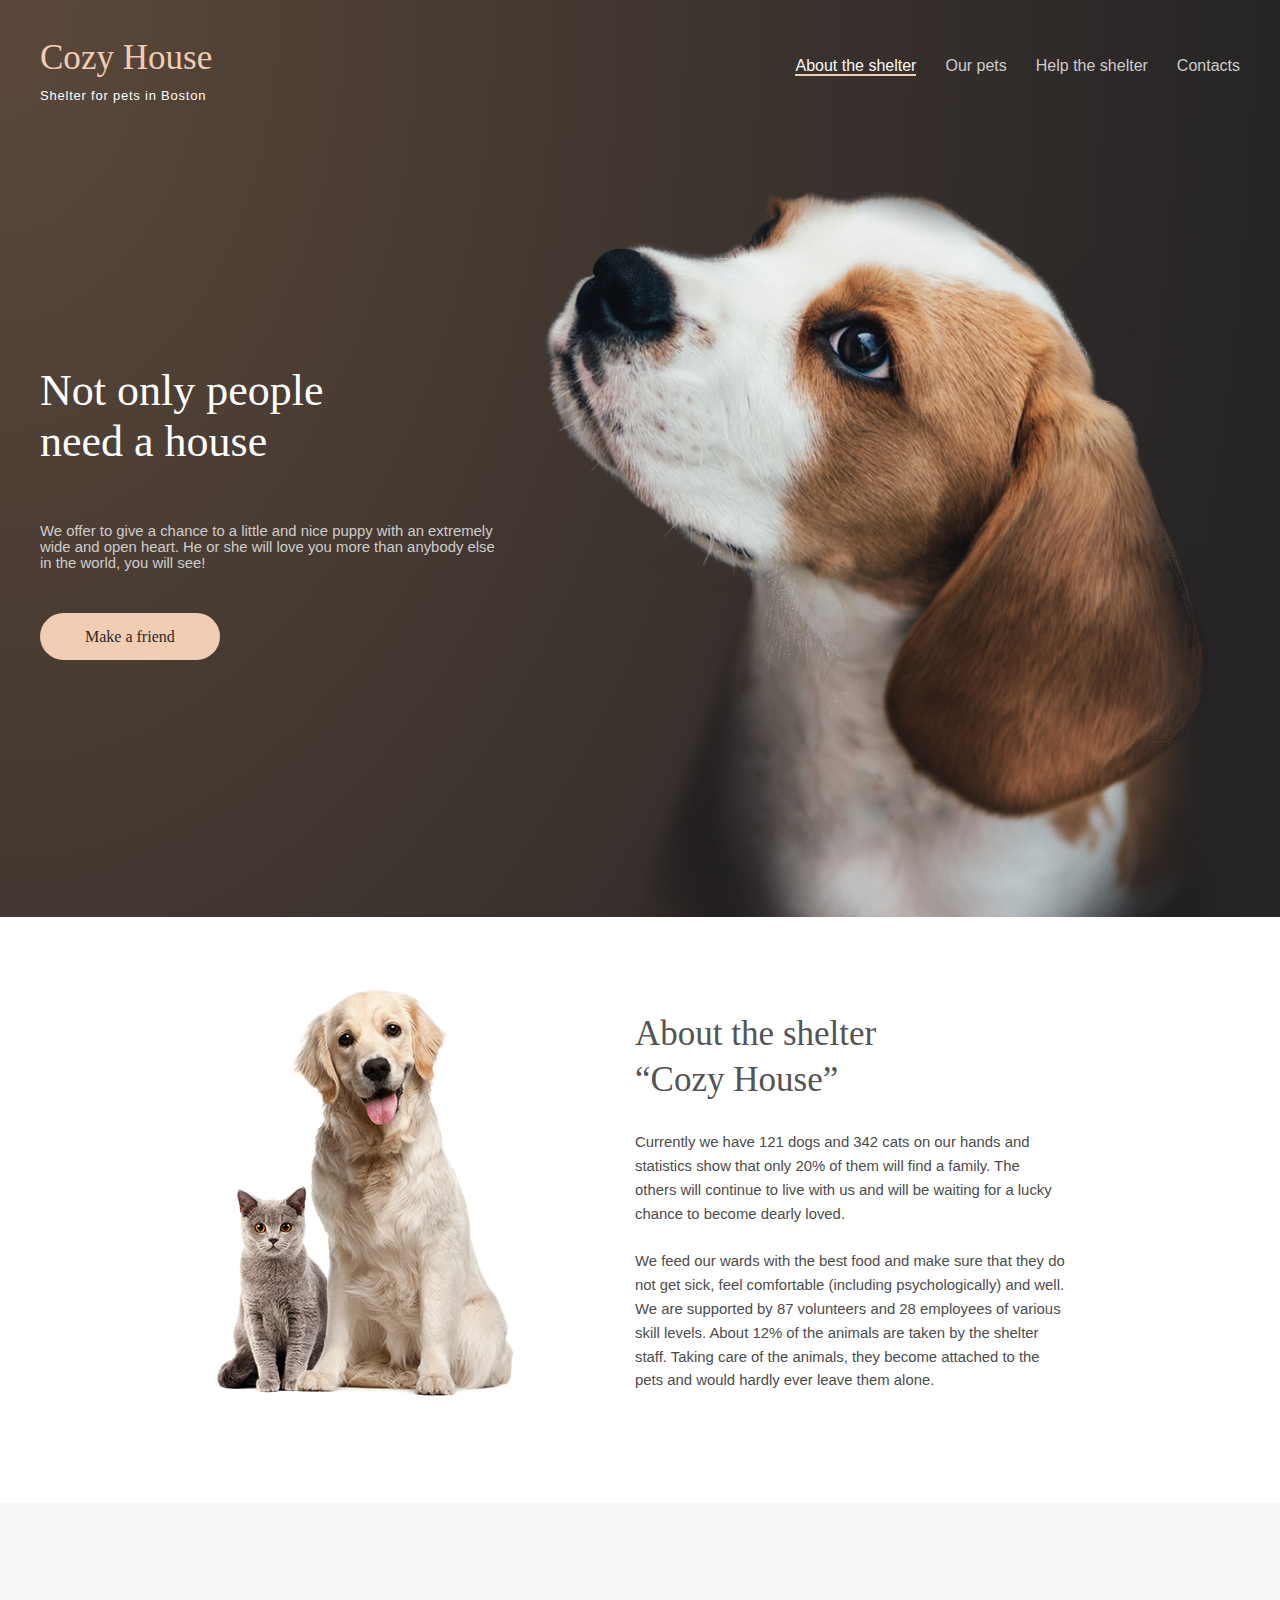
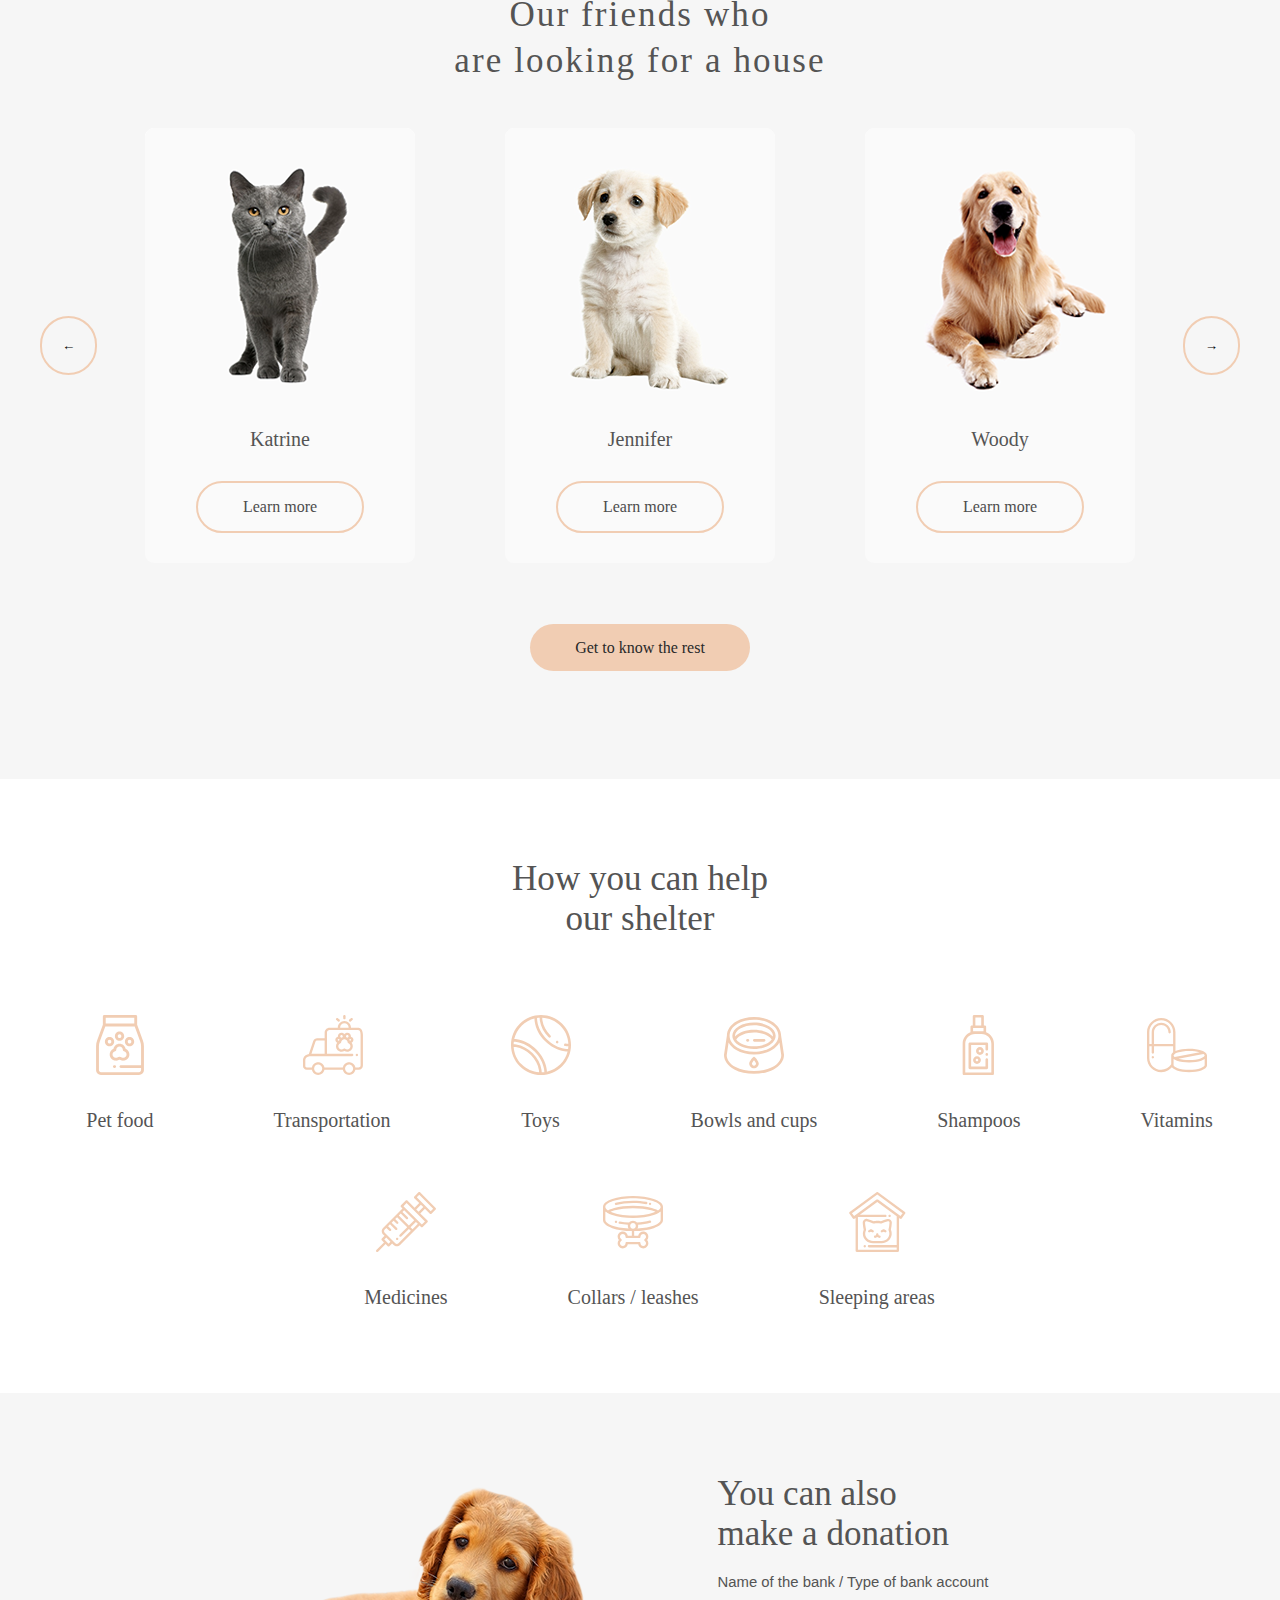
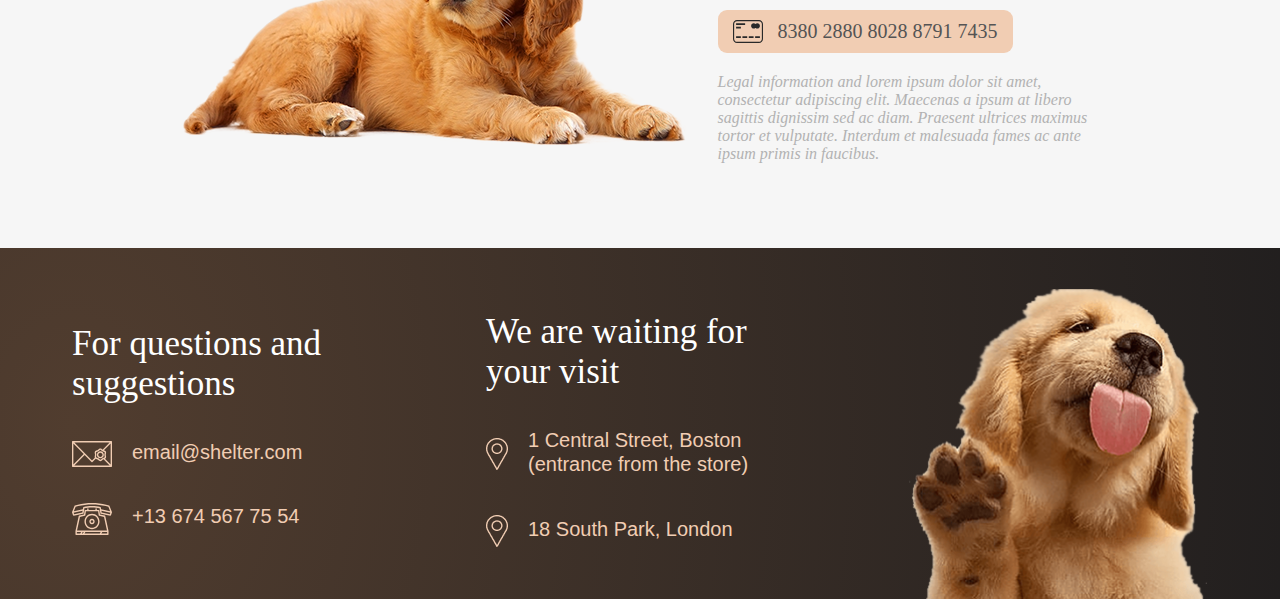
<file: shelter/index.html>
<!DOCTYPE html>
<html lang="en">

<head>
    <meta charset="UTF-8">
    <meta http-equiv="X-UA-Compatible" content="IE=edge">
    <link href="css/style.css" rel="stylesheet">
    <meta name="viewport" content="width=device-width, initial-scale=1.0">
    <link rel="shortcut icon" href="icons/favicon.png" type="image/png">
    <script defer src="js/script.js"></script>
    <title>Shelter Dom</title>
</head>

<body>
    <header class="header">
        <div class="header_block">
            <div class="header_menu">
                <div class="header_logo">
                    <h2>Cozy House
                    </h2>
                    <p>Shelter for pets in Boston</p>
                </div>
                <button class="header_menu_burger" id="burger">
                    <span></span>
                    <span></span>
                    <span></span>
                </button>
                <nav class="menu">
                    <ul>
                        <li class="menu_item"> <a class="menu_item_border" style="color:#FAFAFA;" href="">About the
                                shelter</a> </li>
                        <li class="menu_item"><a href="main.html">Our pets</a></li>
                        <li class="menu_item"><a href="#help">Help the shelter</a></li>
                        <li class="menu_item"><a href="#contact">Contacts</a></li>
                    </ul>
                </nav>
            </div>
            <div class="header_start">
                <div class="header_start_title">
                    <h1>Not only people<br> need a house</h1>
                    <p>We offer to give a chance to a little and nice puppy with an extremely
                        wide and open heart. He or she will love you more than anybody else in the world, you will see!
                    </p>
                    <a href="#pets">Make a friend</a>
                </div>
                <div class="header_block_img">
                    <img src="img/start-screen-puppy.png" alt="start screen puppy">
                </div>
            </div>
        </div>
    </header>
    <section class="about">
        <div class="about_block_title">
            <h2>About the shelter<br> “Cozy House”</h2>
            <p>Currently we have 121 dogs and 342 cats on our hands and statistics show that
                only 20% of them will find a family. The others will continue to live with us and will be waiting for a
                lucky chance to become dearly loved.<br><br>
                We feed our wards with the best food and make sure that they do not get sick, feel comfortable
                (including psychologically) and well. We are supported by
                87 volunteers and 28 employees of various skill levels.
                About 12% of the animals are taken by the shelter staff. Taking care of the animals, they become
                attached to the pets and would hardly ever leave them alone.</p>
        </div>
        <div class="about_block_img">
            <img src="img/about-pets.png" alt="about pets">
        </div>
    </section>
    <section class="pets"> <a id="pets"></a>
        <div class="pets_block_title">
            <h2>Our friends who<br>
                are looking for a house</h2>
        </div>
        <div class="pets_block_slider">
            <div class="slider">
                <button class="left">&#8592;</button>
                <ul>
                    <li class="slide">
                        <img src="img/pets-katrine.png" alt="Pets katrine">
                        <h3>Katrine</h3>
                        <a href="">Learn more</a>
                    </li>
                    <li class="slide">
                        <img src="img/pets-jennifer.png" alt="Pets jennifer">
                        <h3>Jennifer</h3>
                        <a href="">Learn more</a>
                    </li>
                    <li class="slide">
                        <img src="img/pets-woody.png" alt="Pets woody">
                        <h3>Woody</h3>
                        <a href="">Learn more</a>
                    </li>

                </ul>
                <button class="right">&#8594;</button>
            </div>
            <div class="pets_btn">
                <a href="main.html">Get to know the rest</a>
            </div>

        </div>

    </section>
    <section class="help"> <a id="help"></a>
        <div class="help_block">
            <div class="help_block_title">
                <h2>How you can help<br>
                    our shelter</h2>
            </div>
            <ul>
                <li><img src="icons/icon-pet-food.svg" alt="">
                    <h3>Pet food</h3>
                </li>
                <li><img src="icons/icon-transportation.svg" alt="">
                    <h3>Transportation</h3>
                </li>
                <li><img src="icons/icon-toys.svg" alt="">
                    <h3>Toys</h3>
                </li>
                <li><img src="icons/icon-bowls-and-cups.svg" alt="">
                    <h3>Bowls and cups</h3>
                </li>
                <li><img src="icons/icon-shampoos.svg" alt="">
                    <h3>Shampoos</h3>
                </li>
                <li><img src="icons/icon-vitamins.svg" alt="">
                    <h3>Vitamins</h3>
                </li>
                <li><img src="icons/icon-medicines.svg" alt="">
                    <h3>Medicines</h3>
                </li>
                <li><img src="icons/icon-collars-leashes.svg" alt="">
                    <h3>Collars / leashes</h3>
                </li>
                <li><img src="icons/icon-sleeping-area.svg" alt="">
                    <h3>Sleeping areas</h3>
                </li>
            </ul>
        </div>
    </section>
    <section class="donation">
        <div class="donation_block">
            <div class="donation_block_img">
                <img src="img/donation-dog.png" alt="donation dog">
            </div>
            <div class="donation_block_title">
                <h2>You can also<br> make a donation</h2>
                <p>Name of the bank / Type of bank account</p>
                <a class="credit_card">
                    <img src="icons/credit-card.svg" alt="">
                    <h3>8380 2880 8028 8791 7435</h3>
                </a>
                <i>Legal information and lorem ipsum dolor sit amet, consectetur adipiscing elit. Maecenas
                    a ipsum at libero sagittis dignissim sed ac diam. Praesent ultrices maximus tortor et vulputate.
                    Interdum et malesuada fames ac ante ipsum primis in faucibus.</i>
            </div>
        </div>
    </section>
    <footer class="footer"> <a id="contact"></a>
        <div class="footer_block">

            <div class="footer_block_contact">
                <h2>For questions and suggestions</h2>
                <ul>
                    <li> <a href="mailto:kulinkovich56@gmail.com"> <img src="icons/icon-email.svg" alt="email">
                            <p>email@shelter.com</p>
                        </a></li>
                    <li><a href="tel:+13-674-567-75-54"> <img src="icons/icon-phone.svg" alt="phone">
                            <p>+13 674 567 75 54</p>
                        </a></li>
                </ul>
            </div>
            <div class="footer_block_location">
                <h2>We are waiting for your visit</h2>
                <ul>
                    <li> <a href="https://goo.gl/maps/ZvyLiyg9tRNCCR479"> <img src="icons/icon-marker.png" alt="local">
                            <p>1 Central Street, Boston<br> (entrance from the store)</p>
                        </a></li>
                    <li><a href="https://goo.gl/maps/ZvyLiyg9tRNCCR479"> <img src="icons/icon-marker.png" alt="local">
                            <p>18 South Park, London </p>
                        </a></li>
                </ul>
            </div>
            <div class="footer_block_img"><img src="img/footer-puppy.png" alt=""></div>

        </div>
    </footer>

</body>

</html>
</file>
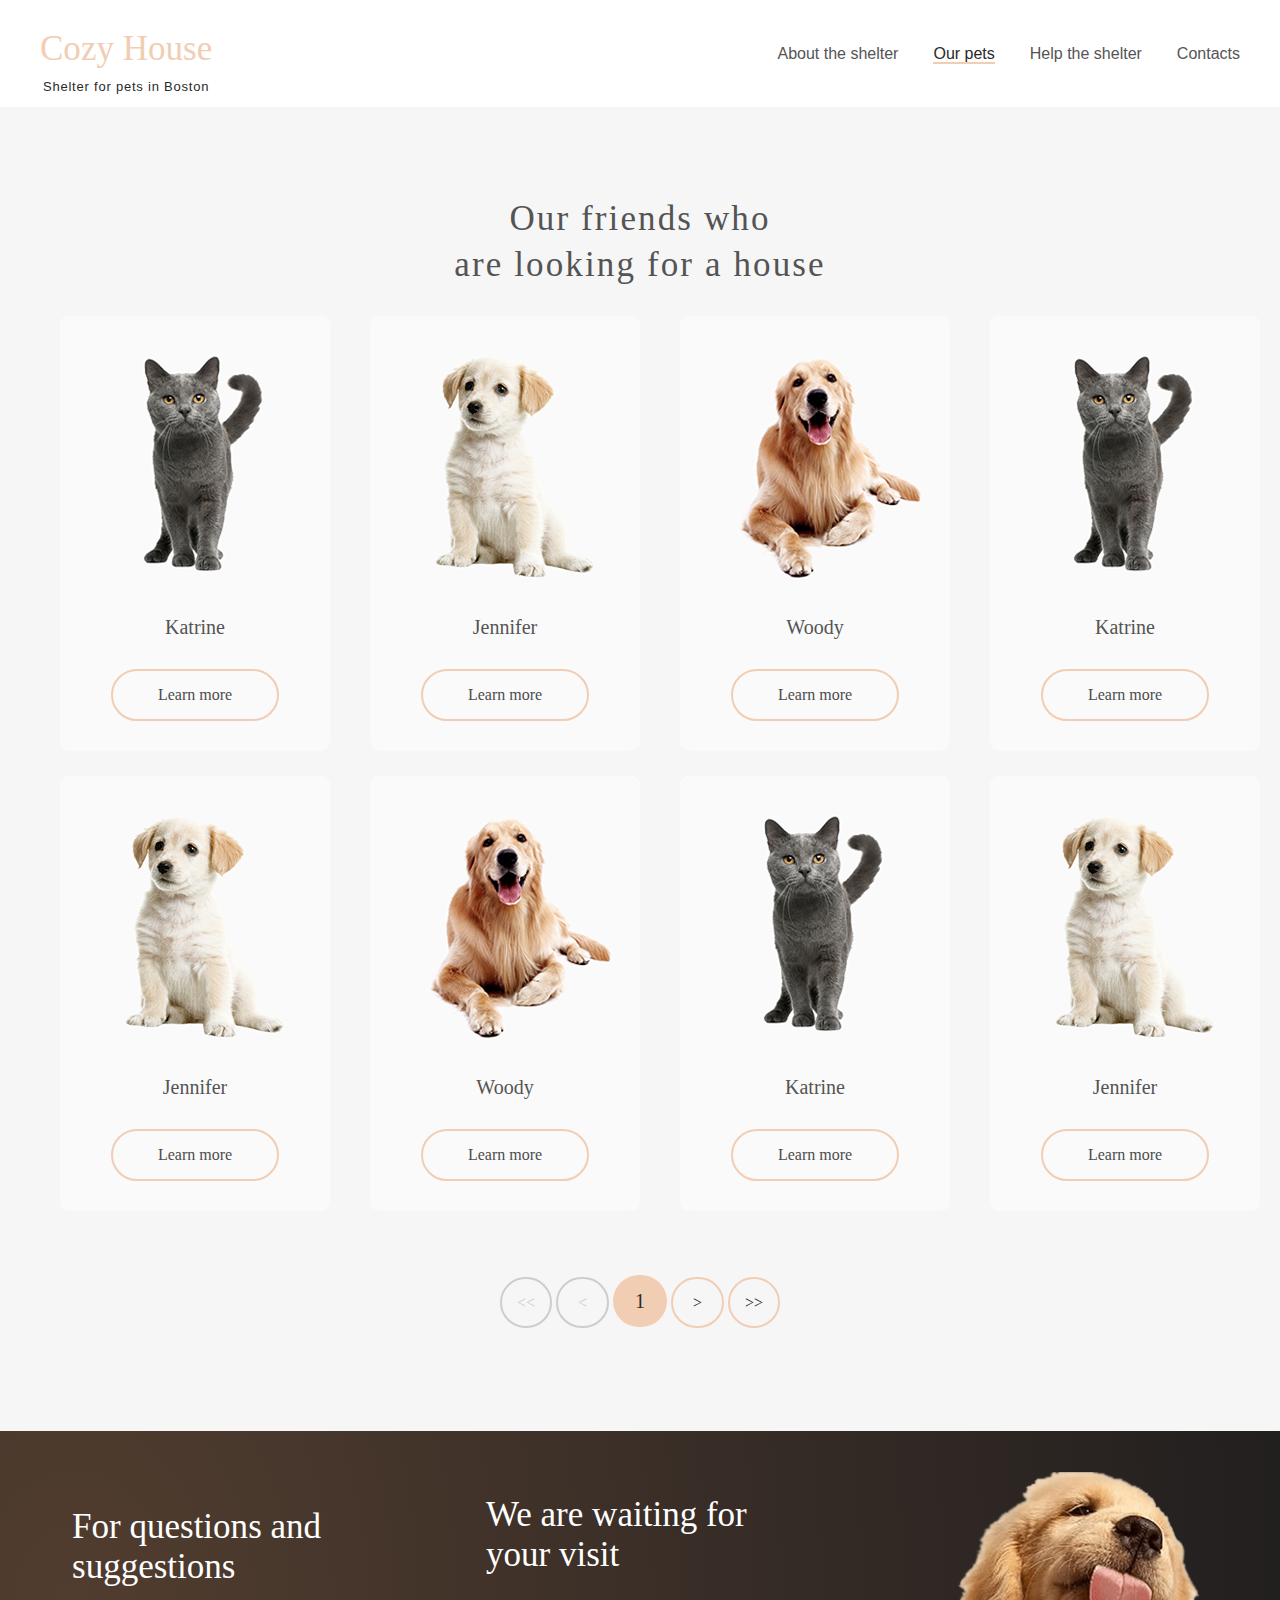
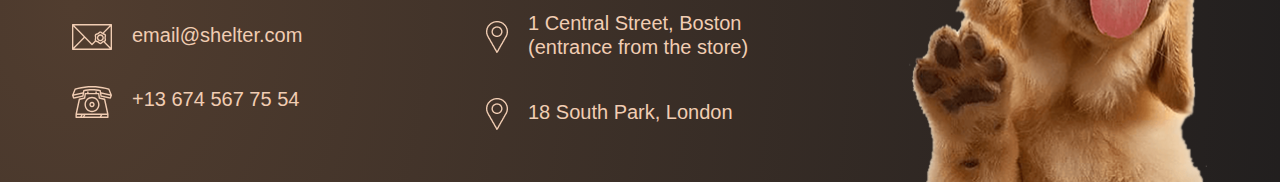
<file: shelter/main.html>
<!DOCTYPE html>
<html lang="en">

<head>
    <meta charset="UTF-8">
    <meta http-equiv="X-UA-Compatible" content="IE=edge">
    <meta name="viewport" content="width=device-width, initial-scale=1.0">
    <link href="css/style.css" rel="stylesheet">
    <link rel="shortcut icon" href="icons/favicon.png" type="image/png">
    <script defer src="js/script.js"></script>
    <title>Pets</title>
</head>

<body>
    <header class="header_pets">
        <div class="header_block ">
            <div class="header_menu_pets">
                <a style="border-bottom: none" href="index.html" class="header_logo header_logo_pets">
                    <h2>Cozy House
                    </h2>
                    <p>Shelter for pets in Boston</p>
                </a>
                <button class="header_menu_burger pets_menu_burger" id="burger">
                    <span></span>
                    <span></span>
                    <span></span>
                </button>
                <nav class="menu menu_pets">
                    <ul class="header_menu_pets">
                        <li class="menu_item"> <a href="index.html">About the shelter</a> </li>
                        <li class="menu_item"><a class="menu_item_border" style="color:#292929;" href="">Our pets</a>
                        </li>
                        <li class="menu_item"><a href="index.html#help">Help the shelter</a></li>
                        <li class="menu_item"><a href="index.html#contact">Contacts</a></li>
                    </ul>
                </nav>
            </div>
        </div>
    </header>
    <section class="pets">
        <div class="pets_cards">
            <div class="pets_block_title pets_cards_title">
                <h2>Our friends who<br>
                    are looking for a house</h2>
            </div>
            <div class="pets_cards_container">
                <ul>
                    <li class="card slide">
                        <img src="img/pets-katrine.png" alt="Pets katrine">
                        <h3>Katrine</h3>
                        <a href="">Learn more</a>
                    </li>
                    <li class="card slide">
                        <img src="img/pets-jennifer.png" alt="Pets jennifer">
                        <h3>Jennifer</h3>
                        <a href="">Learn more</a>
                    </li>
                    <li class="card slide">
                        <img src="img/pets-woody.png" alt="Pets woody">
                        <h3>Woody</h3>
                        <a href="">Learn more</a>
                    </li>
                    <li class="card slide">
                        <img src="img/pets-katrine.png" alt="Pets katrine">
                        <h3>Katrine</h3>
                        <a href="">Learn more</a>
                    </li>
                    <li class="card slide">
                        <img src="img/pets-jennifer.png" alt="Pets jennifer">
                        <h3>Jennifer</h3>
                        <a href="">Learn more</a>
                    </li>
                    <li class="card slide">
                        <img src="img/pets-woody.png" alt="Pets woody">
                        <h3>Woody</h3>
                        <a href="">Learn more</a>
                    </li>
                    <li class="card slide">
                        <img src="img/pets-katrine.png" alt="Pets katrine">
                        <h3>Katrine</h3>
                        <a href="">Learn more</a>
                    </li>
                    <li class="card slide">
                        <img src="img/pets-jennifer.png" alt="Pets jennifer">
                        <h3>Jennifer</h3>
                        <a href="">Learn more</a>
                    </li>
                </ul>
                <div class="pets_pagination">
                    <a class="left double" href="">&#60;&#60;</a>
                    <a class="left btn" href="">&#60;</a>
                    <a class="count" href="">1</a>
                    <a class="right btn" href="">&#62;</a>
                    <a class="right double" href="">&#62;&#62;</a>
                </div>
            </div>
        </div>
    </section>
    <footer class="footer">
        <div class="footer_block">

            <div class="footer_block_contact">
                <h2>For questions and suggestions</h2>
                <ul>
                    <li> <a href="mailto:kulinkovich56@gmail.com"> <img src="icons/icon-email.svg" alt="email">
                            <p>email@shelter.com</p>
                        </a></li>
                    <li><a href="tel:+13-674-567-75-54"> <img src="icons/icon-phone.svg" alt="phone">
                            <p>+13 674 567 75 54</p>
                        </a></li>
                </ul>
            </div>
            <div class="footer_block_location">
                <h2>We are waiting for your visit</h2>
                <ul>
                    <li> <a href="https://goo.gl/maps/ZvyLiyg9tRNCCR479"> <img src="icons/icon-marker.png" alt="local">
                            <p>1 Central Street, Boston<br> (entrance from the store)</p>
                        </a></li>
                    <li><a href="https://goo.gl/maps/ZvyLiyg9tRNCCR479"> <img src="icons/icon-marker.png" alt="local">
                            <p>18 South Park, London </p>
                        </a></li>
                </ul>
            </div>
            <div class="footer_block_img"><img src="img/footer-puppy.png" alt=""></div>

        </div>
    </footer>
</body>

</html>
</file>
<file: shelter/css/style.css>
html {
  scroll-behavior: smooth;
}

body {
  font-family: georgia, garamond serif;
  margin: 0;
}

.header_menu li a {
  font-family: "Arial";
  font-style: normal;
}

h1 {
  font-size: 2.75em;
}

h2 {
  font-size: 2.19em;
  font-weight: 400;
}

h3 {
  font-size: 1.25em;
}

p {
  font-size: 0.93em;
  font-weight: 400;
  font-family: "Arial";
}

li {
  list-style: none;
}

a {
  text-decoration: none;
}

.header {
  background: radial-gradient(100% 215.42% at 0% 0%, #5B483A 0%, #262425 100%), #211F20;
}

.header_block {
  margin-left: 40px;
  margin-right: 40px;
  margin: auto;
  max-width: 75em;
}

.header_logo {
  margin-top: 8px;
}

.header_menu {
  display: -webkit-box;
  display: -ms-flexbox;
  display: flex;
  -webkit-box-align: center;
      -ms-flex-align: center;
          align-items: center;
  -webkit-box-pack: justify;
      -ms-flex-pack: justify;
          justify-content: space-between;
}
.header_menu h2 {
  color: #F1CDB3;
  margin-top: 30px;
  margin-bottom: 10px;
}
.header_menu p {
  font-size: 13px;
  margin-top: 0px;
  letter-spacing: 0.06em;
  color: #FFFFFF;
}
.header_menu ul {
  display: -webkit-box;
  display: -ms-flexbox;
  display: flex;
  margin-top: 31px;
}
.header_menu li {
  margin-left: 29px;
}
.header_menu li a {
  color: #CDCDCD;
}
.header_menu li a:nth-child(1) {
  margin-left: 0px;
}

.menu_item_border {
  border-bottom: 2px solid #F1CDB3;
}

.header_menu a:hover {
  -webkit-transition: all 200ms ease;
  transition: all 200ms ease;
  color: #FAFAFA;
  border-bottom: 2px solid #F1CDB3;
}

.header_start {
  display: -webkit-box;
  display: -ms-flexbox;
  display: flex;
  -webkit-box-align: center;
      -ms-flex-align: center;
          align-items: center;
  -webkit-box-pack: justify;
      -ms-flex-pack: justify;
          justify-content: space-between;
  margin-top: 73px;
}

.header_start_title {
  margin-bottom: 96px;
}
.header_start_title h1 {
  color: #FFFFFF;
  font-weight: 400;
  margin-top: 0px;
}
.header_start_title p {
  color: #CDCDCD;
  max-width: 460px;
  margin: 56px 0px 57px;
}
.header_start_title a {
  background: #F1CDB3;
  border-radius: 100px;
  padding: 15px 45px;
  color: #292929;
}

.header_start_title a:hover {
  -webkit-transition: all 700ms ease;
  transition: all 700ms ease;
  color: #FFFFFF;
  background: rgba(0, 0, 0, 0);
  -webkit-box-shadow: inset 0 0 0 3px #F1CDB3;
          box-shadow: inset 0 0 0 3px #F1CDB3;
  cursor: pointer;
}

.header_block_img img {
  margin-bottom: -4px;
  max-width: 44em;
}

.about {
  display: -webkit-box;
  display: -ms-flexbox;
  display: flex;
  -webkit-box-align: center;
      -ms-flex-align: center;
          align-items: center;
  -webkit-box-orient: horizontal;
  -webkit-box-direction: reverse;
      -ms-flex-direction: row-reverse;
          flex-direction: row-reverse;
  -webkit-box-pack: center;
      -ms-flex-pack: center;
          justify-content: center;
  margin: 65px 40px 95px;
}

.about_block_title {
  margin-left: 120px;
  max-width: 430px;
}
.about_block_title h2 {
  color: #545454;
  line-height: 130%;
}
.about_block_title p {
  color: #4C4C4C;
  line-height: 160%;
}

.pets {
  background: #F6F6F6;
  padding-top: 60px;
}
.pets .pets_btn {
  text-align: center;
  margin-top: 60px;
}
.pets .pets_btn a {
  background: #F1CDB3;
  color: #292929;
  padding: 15px 45px;
  border-radius: 100px;
}

.pets_block_title h2 {
  color: #545454;
  text-align: center;
  line-height: 130%;
  letter-spacing: 0.06em;
}

.slider {
  display: -webkit-box;
  display: -ms-flexbox;
  display: flex;
  -webkit-box-align: center;
      -ms-flex-align: center;
          align-items: center;
  -webkit-box-pack: center;
      -ms-flex-pack: center;
          justify-content: center;
  -webkit-box-pack: justify;
      -ms-flex-pack: justify;
          justify-content: space-between;
  max-width: 1200px;
  margin: auto;
}
.slider ul {
  display: -webkit-box;
  display: -ms-flexbox;
  display: flex;
  -ms-flex-wrap: wrap;
      flex-wrap: wrap;
  -webkit-box-pack: center;
      -ms-flex-pack: center;
          justify-content: center;
  padding: 0px;
}
.slider button {
  border: 2px solid #F1CDB3;
  border-radius: 100px;
  background-color: transparent;
  padding: 20px;
}

.slider li:hover {
  cursor: pointer;
  -webkit-box-shadow: 0px 4px 11px rgba(0, 0, 0, 0.25);
          box-shadow: 0px 4px 11px rgba(0, 0, 0, 0.25);
  -webkit-transition: all 700ms ease;
  transition: all 700ms ease;
}

.pets_block_slider {
  margin: 0px 40px;
  padding-bottom: 122px;
}

.pets_btn a:hover {
  -webkit-transition: all 700ms ease;
  transition: all 700ms ease;
  color: #292929;
  background: rgba(0, 0, 0, 0);
  -webkit-box-shadow: inset 0 0 0 3px #F1CDB3;
          box-shadow: inset 0 0 0 3px #F1CDB3;
  cursor: pointer;
}

.right:hover {
  background-color: #F1CDB3;
  cursor: pointer;
  -webkit-transition: all 700ms ease;
  transition: all 700ms ease;
}

.left:hover {
  background: #F1CDB3;
  cursor: pointer;
  -webkit-transition: all 700ms ease;
  transition: all 700ms ease;
}

.pets_pagination .left:hover {
  background: #CDCDCD;
  color: #F6F6F6;
  cursor: pointer;
  -webkit-transition: all 700ms ease;
  transition: all 700ms ease;
}

.slide a:hover {
  cursor: pointer;
  background-color: #F1CDB3;
  -webkit-transform: scale(1.1) translateY(0);
          transform: scale(1.1) translateY(0);
  -webkit-transition: all 300ms ease;
  transition: all 300ms ease;
}

.slide {
  background: #FAFAFA;
  border-radius: 9px;
  width: 270px;
  height: 435px;
  display: -webkit-box;
  display: -ms-flexbox;
  display: flex;
  -webkit-box-orient: vertical;
  -webkit-box-direction: normal;
      -ms-flex-direction: column;
          flex-direction: column;
  -webkit-box-align: center;
      -ms-flex-align: center;
          align-items: center;
  margin-right: 90px;
}
.slide:nth-child(3) {
  margin: 0px;
}
.slide h3 {
  color: #545454;
  font-weight: 400;
  margin: 30px 0px;
}
.slide a {
  border: 2px solid #F1CDB3;
  border-radius: 100px;
  padding: 15px 45px;
  color: #4C4C4C;
}

.help {
  margin: 80px 0px 84px;
}

.help_block {
  margin: auto;
  max-width: 1280px;
}
.help_block h2 {
  color: #545454;
  text-align: center;
  margin-bottom: 0px;
}
.help_block ul {
  padding: 0;
  text-align: center;
  display: -webkit-box;
  display: -ms-flexbox;
  display: flex;
  -ms-flex-wrap: wrap;
      flex-wrap: wrap;
  -webkit-box-pack: center;
      -ms-flex-pack: center;
          justify-content: center;
  margin-left: 19px;
  -webkit-column-gap: 120px;
     -moz-column-gap: 120px;
          column-gap: 120px;
}
.help_block li {
  margin-top: 60px;
  text-align: center;
}
.help_block h3 {
  color: #545454;
  margin-top: 30px;
  margin-bottom: 0px;
  font-weight: 300;
}

.donation {
  background: #F6F6F6;
  padding: 81px 0px 85px;
}

.donation_block {
  display: -webkit-box;
  display: -ms-flexbox;
  display: flex;
  -webkit-box-pack: center;
      -ms-flex-pack: center;
          justify-content: center;
  -webkit-box-align: center;
      -ms-flex-align: center;
          align-items: center;
}
.donation_block .donation_block_img {
  margin-right: 30px;
}
.donation_block .donation_block_title {
  display: -webkit-box;
  display: -ms-flexbox;
  display: flex;
  -webkit-box-orient: vertical;
  -webkit-box-direction: normal;
      -ms-flex-direction: column;
          flex-direction: column;
  -webkit-box-align: baseline;
      -ms-flex-align: baseline;
          align-items: baseline;
}
.donation_block .donation_block_title h2 {
  color: #545454;
  margin: 0;
}
.donation_block .donation_block_title p {
  color: #545454;
  margin: 20px 0px 20px;
}
.donation_block .donation_block_title i {
  color: #B2B2B2;
  width: 380px;
  margin-top: 20px;
}
.donation_block .donation_block_title a {
  background: #F1CDB3;
  border: none;
  border-radius: 9px;
  display: -webkit-box;
  display: -ms-flexbox;
  display: flex;
  -webkit-box-align: center;
      -ms-flex-align: center;
          align-items: center;
  padding: 10px 15px;
}
.donation_block .donation_block_title a h3 {
  color: #545454;
  font-weight: 400;
  margin: 0px;
}
.donation_block .donation_block_title a img {
  margin-right: 15px;
}

.footer {
  background: radial-gradient(110.67% 538.64% at 5.73% 50%, #513D2F 0%, #1A1A1C 100%), #211F20;
}
.footer .footer_block {
  display: -webkit-box;
  display: -ms-flexbox;
  display: flex;
  -webkit-box-align: center;
      -ms-flex-align: center;
          align-items: center;
  -ms-flex-pack: distribute;
      justify-content: space-around;
  padding-top: 41px;
  margin: auto;
  max-width: 87em;
}
.footer .footer_block ul {
  padding: 0;
  display: -webkit-box;
  display: -ms-flexbox;
  display: flex;
  -ms-flex-wrap: wrap;
      flex-wrap: wrap;
}
.footer .footer_block a {
  display: -webkit-box;
  display: -ms-flexbox;
  display: flex;
  -webkit-box-align: center;
      -ms-flex-align: center;
          align-items: center;
}
.footer .footer_block a img {
  margin-right: 20px;
}
.footer .footer_block h2 {
  margin: 0;
  color: #FFFFFF;
}
.footer .footer_block p {
  color: #F1CDB3;
  font-weight: 400;
  font-size: 20px;
  line-height: 122%;
}
.footer .footer_block img {
  margin-bottom: -4px;
}
.footer .footer_block_contact {
  max-width: 270px;
}
.footer .footer_block_location {
  max-width: 278px;
}

.header_menu_pets {
  display: -webkit-box;
  display: -ms-flexbox;
  display: flex;
  -webkit-box-align: center;
      -ms-flex-align: center;
          align-items: center;
  -webkit-box-pack: justify;
      -ms-flex-pack: justify;
          justify-content: space-between;
  font-family: "Arial";
}
.header_menu_pets a {
  color: #292929;
  margin-top: 0px;
}
.header_menu_pets h2 {
  color: #F1CDB3;
  margin-bottom: 0px;
  font-family: "Georgia";
}
.header_menu_pets p {
  font-size: 13px;
  margin-top: 10px;
  letter-spacing: 0.06em;
  text-align: center;
  font-family: "Arial";
}
.header_menu_pets ul li {
  margin-left: 35px;
}
.header_menu_pets ul li a {
  color: #545454;
}

.header_menu_pets a:hover {
  -webkit-transition: all 100ms ease;
  transition: all 100ms ease;
  color: #292929;
  border-bottom: 2px solid #F1CDB3;
}

.pets_cards_container {
  padding-bottom: 118px;
}
.pets_cards_container ul {
  display: -ms-grid;
  display: grid;
  -ms-grid-columns: (1fr)[4];
  grid-template-columns: repeat(4, 1fr);
  -ms-grid-rows: (460px)[2];
  grid-template-rows: repeat(2, 460px);
  max-width: 75em;
  margin: auto;
}
.pets_cards_container ul > *:nth-child(1) {
  -ms-grid-row: 1;
  -ms-grid-column: 1;
}
.pets_cards_container ul > *:nth-child(2) {
  -ms-grid-row: 1;
  -ms-grid-column: 2;
}
.pets_cards_container ul > *:nth-child(3) {
  -ms-grid-row: 1;
  -ms-grid-column: 3;
}
.pets_cards_container ul > *:nth-child(4) {
  -ms-grid-row: 1;
  -ms-grid-column: 4;
}
.pets_cards_container ul > *:nth-child(5) {
  -ms-grid-row: 2;
  -ms-grid-column: 1;
}
.pets_cards_container ul > *:nth-child(6) {
  -ms-grid-row: 2;
  -ms-grid-column: 2;
}
.pets_cards_container ul > *:nth-child(7) {
  -ms-grid-row: 2;
  -ms-grid-column: 3;
}
.pets_cards_container ul > *:nth-child(8) {
  -ms-grid-row: 2;
  -ms-grid-column: 4;
}
.pets_cards_container ul .card {
  margin-right: 40px;
}

.pets_cards_container li:hover {
  cursor: pointer;
  -webkit-box-shadow: 0px 4px 11px rgba(0, 0, 0, 0.25);
          box-shadow: 0px 4px 11px rgba(0, 0, 0, 0.25);
  -webkit-transition: all 700ms ease;
  transition: all 700ms ease;
}

.pets_pagination {
  text-align: center;
  margin-top: 54px;
}
.pets_pagination a.left {
  color: #CDCDCD;
  border: 2px solid #CDCDCD;
  border-radius: 100px;
}
.pets_pagination a.right {
  border: 2px solid #F1CDB3;
  border-radius: 100px;
  color: #292929;
}
.pets_pagination a.btn {
  padding: 15px 20px;
}
.pets_pagination a.double {
  padding: 15px 15px;
}
.pets_pagination a.count {
  background: #F1CDB3;
  border-radius: 100px;
  padding: 15px 22px;
  font-size: 20px;
  color: #292929;
}

.header_menu_burger {
  display: none;
  position: sticky;
  width: 40px;
  height: 40px;
  border: none;
  z-index: 2;
  right: 20px;
  background: none;
}

.header_menu_burger span {
  position: absolute;
  width: 30px;
  height: 3px;
  background-color: #F1CDB3;
  left: 5px;
  -webkit-transition: opacity 0.5s, background-color 0.5s, -webkit-transform 0.5s;
  transition: opacity 0.5s, background-color 0.5s, -webkit-transform 0.5s;
  transition: transform 0.5s, opacity 0.5s, background-color 0.5s;
  transition: transform 0.5s, opacity 0.5s, background-color 0.5s, -webkit-transform 0.5s;
}

.header_menu_burger span:nth-child(1) {
  -webkit-transform: translateY(-10px);
          transform: translateY(-10px);
  left: 5px;
}

.header_menu_burger span:nth-child(3) {
  -webkit-transform: translateY(10px);
          transform: translateY(10px);
}

.header_pets.open .header_menu_burger {
  -webkit-transform: translateY(0) rotate(90deg);
          transform: translateY(0) rotate(90deg);
  -webkit-transition: all 700ms ease;
  transition: all 700ms ease;
}

.header_pets.open span {
  background-color: #F1CDB3;
}

.header_menu_burger span:nth-child(1) {
  -webkit-transform: translateY(-10px);
          transform: translateY(-10px);
  left: 5px;
}

.header_menu_burger span:nth-child(3) {
  -webkit-transform: translateY(10px);
          transform: translateY(10px);
}

.header.open .header_menu_burger {
  -webkit-transform: translateY(0) rotate(90deg);
          transform: translateY(0) rotate(90deg);
  -webkit-transition: all 700ms ease;
  transition: all 700ms ease;
}

.pets_menu_burger span {
  background-color: #000000;
}

@media (max-width: 1260px) {
  .header_logo {
    margin-top: 0;
  }
  .slide:nth-child(3) {
    display: none;
  }
  .header_menu {
    margin-left: 30px;
    margin-right: 30px;
  }
  .header_start {
    -webkit-box-orient: vertical;
    -webkit-box-direction: normal;
        -ms-flex-direction: column;
            flex-direction: column;
    margin-top: 60px;
    margin-left: 30px;
    margin-right: 30px;
  }
  .header_block_img img {
    max-width: 35.5em;
  }
  .header_start_title p {
    max-width: 63em;
    text-align: left;
    margin-bottom: 51px;
    line-height: 160%;
  }
  .header_start_title {
    width: 65%;
    text-align: center;
    margin-top: -10px;
  }
  .header_start_title h1 {
    text-align: left;
  }
  .header_block_img {
    margin-top: 22px;
  }
  .about_block_img {
    margin-top: 45px;
  }
  .about {
    -webkit-box-orient: vertical;
    -webkit-box-direction: normal;
        -ms-flex-direction: column;
            flex-direction: column;
    margin: 51px 40px 95px;
  }
  .about_block_img {
    margin-top: 60px;
  }
  .help_block ul {
    -webkit-column-gap: 120px;
       -moz-column-gap: 120px;
            column-gap: 120px;
    margin-left: 69px;
    margin-right: 69px;
  }
  .help_block h3 {
    font-weight: 300;
  }
  .help {
    margin: 71px 0px 84px;
  }
  .donation {
    padding: 86px 0px 95px;
  }
  .donation_block .donation_block_img {
    margin-top: 43px;
  }
  .pets_cards_container ul {
    -ms-grid-columns: (1fr)[3];
    grid-template-columns: repeat(3, 1fr);
    max-width: 73em;
  }
  .card:nth-child(4) {
    display: none;
  }
  .pets_cards_container ul {
    margin-top: 61px;
    margin-left: 0;
  }
}
@media (max-width: 1028px) {
  .header_menu {
    margin-left: 30px;
    margin-right: 30px;
  }
  .header_start {
    -webkit-box-orient: vertical;
    -webkit-box-direction: normal;
        -ms-flex-direction: column;
            flex-direction: column;
    margin-top: 60px;
  }
  .header_block_img img {
    max-width: 35.5em;
  }
  .about_block_title {
    margin-left: 0;
  }
  .pets_block_slider {
    margin: 0px 30px;
  }
  .slider ul {
    -webkit-column-gap: 40px;
       -moz-column-gap: 40px;
            column-gap: 40px;
  }
  .slide {
    margin-right: 0px;
  }
  .donation_block {
    -webkit-box-orient: vertical;
    -webkit-box-direction: reverse;
        -ms-flex-flow: column-reverse;
            flex-flow: column-reverse;
  }
  .footer .footer_block {
    padding-top: 35px;
  }
  .footer_block {
    -ms-flex-wrap: wrap;
        flex-wrap: wrap;
    -webkit-box-pack: justify;
        -ms-flex-pack: justify;
            justify-content: space-between;
    padding-top: 35px;
  }
  .footer_block_contact {
    -webkit-box-ordinal-group: 2;
        -ms-flex-order: 1;
            order: 1;
  }
  .footer_block_location {
    -webkit-box-ordinal-group: 3;
        -ms-flex-order: 2;
            order: 2;
  }
  .footer_block_img {
    -webkit-box-ordinal-group: 4;
        -ms-flex-order: 3;
            order: 3;
    margin-top: 30px;
  }
  .help_block li {
    -webkit-box-flex: 1;
        -ms-flex: 1 0 20%;
            flex: 1 0 20%;
  }
  .help_block h3 {
    font-size: 1.1rem;
  }
  .header_menu_pets {
    margin: 0px 8px;
    margin-top: -10px;
  }
  .card:nth-child(5) {
    display: none;
  }
  .card:nth-child(8) {
    display: none;
  }
  .pets_cards_container ul {
    -ms-grid-columns: (1fr)[2];
    grid-template-columns: repeat(2, 1fr);
    justify-items: center;
  }
}
@media (max-width: 754px) {
  .header_menu_pets ul {
    -webkit-box-orient: vertical;
    -webkit-box-direction: normal;
        -ms-flex-direction: column;
            flex-direction: column;
    -webkit-box-align: center;
        -ms-flex-align: center;
            align-items: center;
    padding: 0px;
    gap: 10px;
  }
  .header_menu_pets ul li a {
    color: #CDCDCD;
    font-size: 2em;
  }
  .menu_item .menu_item_border {
    color: #FAFAFA !important;
  }
  .header_menu_burger {
    display: block;
    margin-top: 13px;
  }
  .menu {
    position: fixed;
    right: -93vw;
    top: 0;
    width: 80vw;
    height: 100%;
    background-color: #292929;
    padding: 158px 39px 39px 40px;
    -webkit-transition: -webkit-transform 0.5s;
    transition: -webkit-transform 0.5s;
    transition: transform 0.5s;
    transition: transform 0.5s, -webkit-transform 0.5s;
    -webkit-transform: translateX(100%);
            transform: translateX(100%);
    z-index: 1;
  }
  .header_menu ul {
    -webkit-box-orient: vertical;
    -webkit-box-direction: normal;
        -ms-flex-direction: column;
            flex-direction: column;
  }
  .menu li {
    padding: 0 0 40px 0;
  }
  .header_menu a {
    font-size: 32px;
    line-height: 160%;
    padding: 40px 0px;
  }
  .header_pets.open .menu {
    -webkit-transform: translateX(-100%);
            transform: translateX(-100%);
  }
  .header.open .menu {
    -webkit-transform: translateX(-100%);
            transform: translateX(-100%);
  }
  .slide:nth-child(2) {
    display: none;
  }
  .header_block_img img {
    max-width: 80%;
  }
  .header_start_title h1 {
    text-align: center;
  }
  .header_start_title p {
    text-align: center;
  }
  .about_block_title h2 {
    text-align: center;
  }
  .slider {
    display: -webkit-box;
    display: -ms-flexbox;
    display: flex;
    -ms-flex-wrap: wrap;
        flex-wrap: wrap;
    -webkit-box-pack: center;
        -ms-flex-pack: center;
            justify-content: center;
    -webkit-box-align: end;
        -ms-flex-align: end;
            align-items: flex-end;
    -webkit-box-orient: horizontal;
    -webkit-box-direction: normal;
        -ms-flex-direction: row;
            flex-direction: row;
  }
  .slider ul {
    margin-right: -15em;
    margin-bottom: 5em;
  }
  .left {
    -webkit-box-ordinal-group: 2;
        -ms-flex-order: 1;
            order: 1;
    margin-right: 7em;
  }
  .right {
    -webkit-box-ordinal-group: 4;
        -ms-flex-order: 3;
            order: 3;
    margin-left: 0em;
    margin-right: 3em;
  }
  .pets_btn {
    -webkit-box-ordinal-group: 3;
        -ms-flex-order: 2;
            order: 2;
    margin-top: 20px;
  }
  .header_menu li a:nth-child(1) {
    padding-bottom: 9px;
  }
  .pets_cards_container ul {
    -ms-grid-columns: (1fr)[1];
    grid-template-columns: repeat(1, 1fr);
  }
  .pets_pagination .left {
    margin-right: 0;
  }
  .pets_pagination .right {
    margin-right: 0;
  }
  .menu_pets {
    right: -95vw;
  }
}
@media (max-width: 550px) {
  .donation_block_img img {
    width: 16.25rem;
  }
}
@media (max-width: 450px) {
  .help_block ul {
    -webkit-column-gap: 40px;
       -moz-column-gap: 40px;
            column-gap: 40px;
  }
  .help_block li {
    -webkit-box-flex: 1;
        -ms-flex: 1 0 30%;
            flex: 1 0 30%;
  }
  .help_block ul {
    margin-left: 15px;
    margin-right: 15px;
  }
  .header_start_title {
    width: 100%;
  }
  .about_block_img img {
    width: 16.25rem;
  }
  .about {
    margin: 12px 25px 95px;
  }
  .about_block_title {
    width: 100%;
  }
  .about_block_title h2 {
    letter-spacing: 0em;
    font-size: 1.8em;
  }
  .about_block_img {
    margin-top: 24px;
  }
  .slider ul {
    margin-right: 0em;
    margin-bottom: 2em;
  }
  .right {
    margin-left: 0em;
    margin-right: 0em;
  }
  .donation_block .donation_block_title i {
    width: 90%;
  }
  .donation_block .donation_block_title {
    -webkit-box-align: center;
        -ms-flex-align: center;
            align-items: center;
  }
  .donation_block .donation_block_title h2 {
    text-align: center;
  }
  .menu {
    right: -121vw;
    width: 95%;
  }
  .menu_pets {
    right: -115vw;
  }
}
@media (max-width: 350px) {
  .donation_block .donation_block_title a h3 {
    font-size: 1.1em;
  }
  h2 {
    font-size: 1.9em;
    text-align: center;
    letter-spacing: 0.06em;
  }
  i {
    font-size: 0.75em;
  }
  .footer_block_img img {
    width: 16.25em;
  }
  .menu {
    right: -129vw;
    width: 100%;
  }
  .pets_cards_container {
    padding-bottom: 69px;
  }
  .pets_cards_container ul {
    padding: 0;
    margin-top: 39px;
  }
  .pets_cards_container ul .card {
    margin-right: 0px;
  }
  h1 {
    font-size: 1.75em;
  }
  .header_start_title p {
    margin: 36px 0px 38px;
  }
  .header_block_img img {
    max-width: 102%;
  }
  .pets_block_title {
    margin-top: 81px;
  }
  .pets_block_title h2 {
    padding-top: 38px;
    font-size: 1.7em;
    letter-spacing: 0em;
  }
  .pets_block_slider {
    padding-bottom: 71px;
  }
  .pets .pets_btn {
    margin-top: 40px;
  }
  .slider ul {
    margin-bottom: 1em;
  }
  .pets {
    margin-top: -58px;
    padding-top: 0;
  }
  .help_block h2 {
    margin-top: -37px;
  }
  .help_block img {
    width: 50px;
  }
  .help_block li {
    margin-top: 25px;
  }
  .help_block h3 {
    font-size: 1rem;
    margin-top: 19px;
  }
  .help_block h2 {
    font-size: 1.7em;
    letter-spacing: 0em;
  }
  .help {
    margin: 78px 0px 84px;
  }
  .donation {
    padding: 41px 0px 40px;
    margin-top: -44px;
  }
  .donation_block .donation_block_title h2 {
    font-size: 1.7em;
    letter-spacing: 0em;
  }
  .donation_block .donation_block_title p {
    margin: 30px 0px 20px;
  }
  .donation_block .donation_block_title i {
    margin-top: 21px;
    line-height: 18px;
  }
  .donation_block_img img {
    width: 16rem;
    margin-left: 28px;
  }
  .footer .footer_block h2 {
    font-size: 1.6em;
    margin-top: 7px;
  }
  .footer_block_img {
    margin-top: 23px;
  }
  .footer .footer_block ul {
    margin-top: 19px;
  }
  .header_menu {
    margin-left: 20px;
    margin-right: 1px;
  }
  .header_menu_burger {
    margin-top: 14px;
    margin-bottom: 0px;
  }
  .header_menu_pets h2 {
    color: #545454;
  }
  .header_menu_pets {
    margin: 4px 18px 0px 20px;
  }
}
</file>
